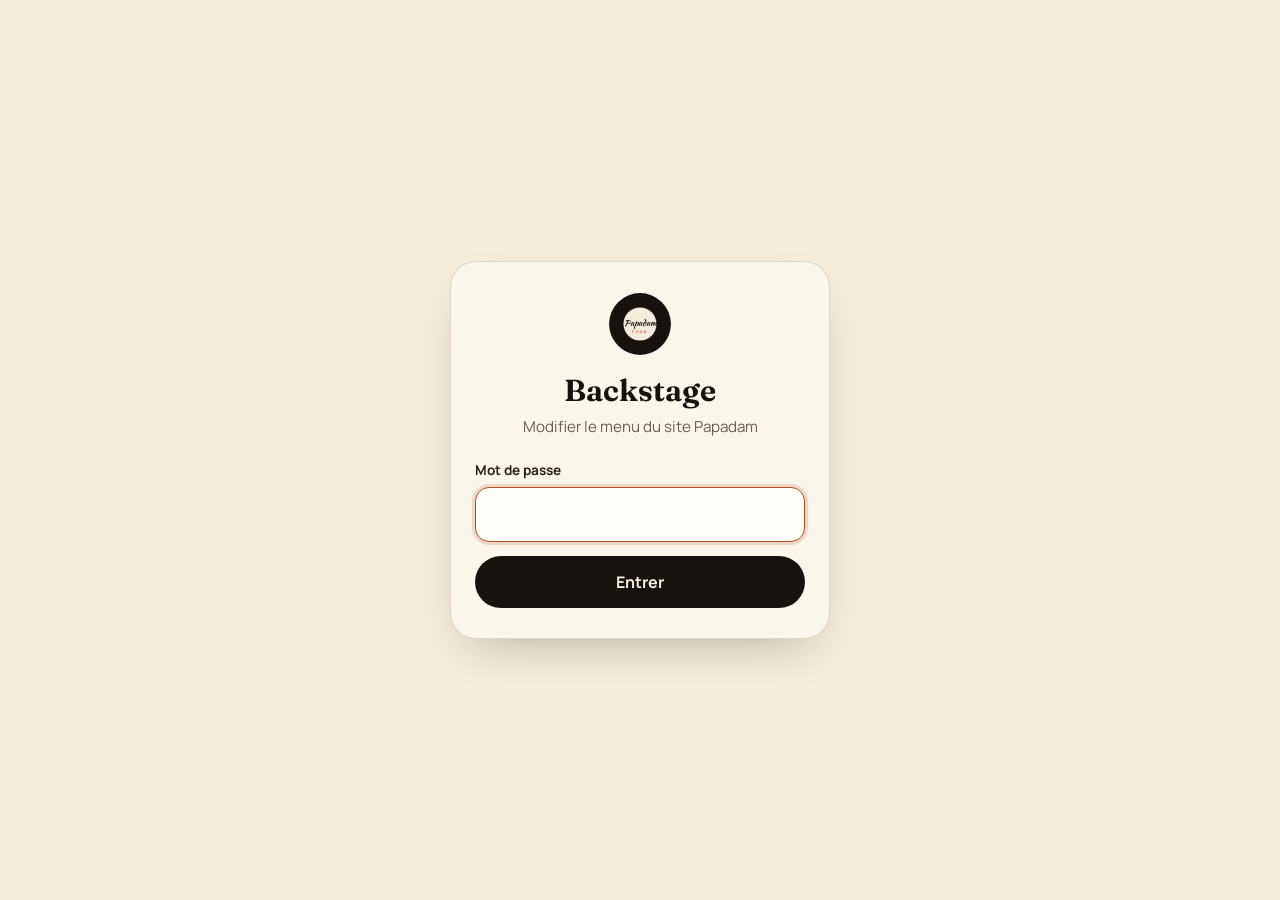
<file: admin/index.html>
<!doctype html>
<html lang="fr">
<head>
  <meta charset="utf-8">
  <meta name="viewport" content="width=device-width, initial-scale=1, viewport-fit=cover">
  <meta name="robots" content="noindex, nofollow">
  <title>Backstage Papadam</title>
  <meta name="theme-color" content="#17120e">
  <link rel="icon" href="/assets/favicon.webp" type="image/webp">
  <link rel="preconnect" href="https://fonts.googleapis.com">
  <link rel="preconnect" href="https://fonts.gstatic.com" crossorigin>
  <link rel="stylesheet" href="https://fonts.googleapis.com/css2?family=Fraunces:ital,opsz,wght@0,9..144,400..800;1,9..144,400..700&family=Manrope:wght@400;500;600;700&family=Kaushan+Script&display=swap">
  <style>
    :root {
      --cream: #f4ecdd; --paper: #fbf6ec; --sand: #e9dcc4; --ink: #17120e; --ink-2: #2b231c;
      --text: #2a221b; --muted: #6b5d50; --spice: #b4501c; --mustard: #efbd3c; --on-dark: #f6efe2;
      --ok: #1f7a46; --danger: #b3261e; --line: rgba(23, 18, 14, .14);
      --f-display: 'Fraunces', Georgia, serif; --f-body: 'Manrope', system-ui, -apple-system, 'Segoe UI', sans-serif;
      --r: 18px;
    }
    *, *::before, *::after { box-sizing: border-box; }
    html { -webkit-text-size-adjust: 100%; }
    body { margin: 0; background: var(--cream); color: var(--text); font: 400 1rem/1.5 var(--f-body); -webkit-font-smoothing: antialiased; }
    button, input, textarea, select { font: inherit; color: inherit; }
    button { cursor: pointer; }
    img { display: block; max-width: 100%; }
    [hidden] { display: none !important; }
    .wrap { width: 100%; max-width: 760px; margin: 0 auto; padding: 0 16px; }

    /* Connexion */
    .login { min-height: 100vh; min-height: 100svh; display: grid; place-items: center; padding: 24px 16px; }
    .login__card { width: 100%; max-width: 380px; background: var(--paper); border: 1px solid var(--line); border-radius: 26px; padding: 30px 24px; text-align: center; box-shadow: 0 20px 50px -24px rgba(23,18,14,.35); }
    .login__seal { width: 64px; height: 64px; margin: 0 auto 12px; }
    .login h1 { margin: 0; font: 650 1.9rem/1.1 var(--f-display); color: var(--ink); }
    .login p { margin: 8px 0 22px; color: var(--muted); font-size: .95rem; }
    .field-label { display: block; text-align: left; font-weight: 700; font-size: .85rem; margin-bottom: 6px; }
    .input { width: 100%; padding: 14px 16px; border: 1.5px solid var(--line); border-radius: 14px; background: #fffdf8; font-size: 1.05rem; }
    .input:focus { outline: none; border-color: var(--spice); box-shadow: 0 0 0 3px rgba(180,80,28,.18); }
    .btn { display: inline-flex; align-items: center; justify-content: center; gap: 8px; min-height: 52px; padding: 0 22px; border-radius: 999px; border: 0; font-weight: 700; font-size: 1rem; text-decoration: none; }
    .btn--ink { background: var(--ink); color: var(--on-dark); }
    .btn--ink:hover { background: var(--spice); }
    .btn--save { background: var(--ok); color: #fff; min-width: 170px; }
    .btn--save:disabled { background: #b9ad9b; cursor: default; }
    .btn--line { background: transparent; border: 1.5px solid var(--ink); color: var(--ink); }
    .btn--block { width: 100%; margin-top: 14px; }
    .error { margin: 12px 0 0; color: var(--danger); font-weight: 600; font-size: .92rem; }

    /* Choix du restaurant */
    .sites { display: grid; gap: 12px; margin-top: 4px; }
    .site-btn { display: flex; align-items: center; gap: 14px; width: 100%; padding: 18px; border-radius: 18px; border: 2px solid var(--line); background: #fffdf8; text-align: left; color: var(--ink); }
    .site-btn:hover, .site-btn:focus-visible { border-color: var(--spice); outline: none; }
    .site-btn b { display: block; font: 650 1.45rem/1.1 var(--f-display); }
    .site-btn small { display: block; margin-top: 3px; color: var(--muted); font-size: .85rem; }
    .site-btn i { margin-left: auto; font-style: normal; font-size: 1.4rem; color: var(--spice); }
    .site-btn__pin { flex: none; display: grid; place-items: center; width: 46px; height: 46px; border-radius: 50%; background: var(--ink); color: var(--on-dark); font-size: 1.3rem; }
    .site-btn.is-last { border-color: var(--mustard); }
    .top__switch { display: inline-block; margin-top: 6px; padding: 0; border: 0; background: none; font: 700 .78rem/1 var(--f-body); color: var(--spice); text-decoration: underline; text-underline-offset: 3px; }

    /* Barre du haut */
    .top { position: sticky; top: 0; z-index: 20; background: rgba(244,236,221,.94); backdrop-filter: blur(10px); -webkit-backdrop-filter: blur(10px); border-bottom: 1px solid var(--line); }
    .top__row { display: flex; align-items: center; gap: 12px; padding: 12px 0 10px; }
    .top__title { margin: 0 auto 0 0; font: 650 1.35rem/1 var(--f-display); color: var(--ink); }
    .top__title small { display: block; margin-top: 4px; font: 600 .75rem/1 var(--f-body); color: var(--muted); }
    .link { white-space: nowrap; color: var(--ink); font-weight: 700; font-size: .88rem; text-decoration: underline; text-underline-offset: 3px; background: none; border: 0; padding: 6px 2px; }
    .chips { display: flex; gap: 8px; overflow-x: auto; padding: 2px 0 12px; scrollbar-width: none; }
    .chips::-webkit-scrollbar { display: none; }
    .chip { flex: none; padding: 10px 16px; border-radius: 999px; border: 1.5px solid var(--line); background: var(--paper); font-weight: 700; font-size: .92rem; white-space: nowrap; }
    .chip[aria-pressed="true"] { background: var(--ink); color: var(--on-dark); border-color: var(--ink); }
    .chip--add { border-style: dashed; color: var(--spice); }

    /* Catégorie */
    main.editor { padding: 18px 0 130px; }
    .cat-head { display: grid; gap: 10px; margin-bottom: 16px; padding: 16px; background: var(--paper); border: 1px solid var(--line); border-radius: var(--r); }
    .cat-head__row { display: flex; gap: 10px; align-items: center; }
    .cat-head__name { flex: 1; font: 650 1.3rem/1.2 var(--f-display); padding: 10px 12px; }
    .cat-head details summary { cursor: pointer; font-weight: 700; font-size: .88rem; color: var(--muted); }
    .cat-head textarea { margin-top: 8px; }
    .cat-tools { display: flex; flex-wrap: wrap; gap: 8px; margin-top: 10px; }
    .hint { margin: 0 0 14px; color: var(--muted); font-size: .9rem; }

    /* Article */
    .items { display: grid; gap: 12px; list-style: none; margin: 0; padding: 0; }
    .item { background: #fffdf8; border: 1.5px solid var(--line); border-radius: var(--r); padding: 14px; display: grid; gap: 12px; }
    .item.is-changed { border-color: var(--mustard); box-shadow: 0 0 0 3px rgba(239,189,60,.25); }
    .item__main { display: grid; grid-template-columns: 84px 1fr; gap: 12px; align-items: start; }
    .photo { position: relative; width: 84px; height: 84px; border-radius: 14px; overflow: hidden; background: var(--sand); border: 0; padding: 0; }
    .photo img { width: 100%; height: 100%; object-fit: cover; }
    .photo span { position: absolute; inset: auto 0 0; padding: 4px 0; background: rgba(23,18,14,.72); color: #fff; font-size: .68rem; font-weight: 700; text-align: center; }
    .photo__empty { display: grid; place-items: center; width: 100%; height: 100%; color: var(--muted); font-size: 1.8rem; }
    .item__fields { display: grid; gap: 8px; min-width: 0; }
    .item__name { font-weight: 700; padding: 10px 12px; font-size: 1rem; }
    .price { display: flex; align-items: center; gap: 8px; }
    .price .input { width: 120px; padding: 10px 12px; font-weight: 700; font-size: 1.1rem; }
    .price b { color: var(--muted); }
    textarea.input { resize: vertical; min-height: 64px; font-size: .95rem; padding: 10px 12px; }
    .item__opts { display: flex; flex-wrap: wrap; gap: 8px; align-items: center; }
    .toggle { display: inline-flex; align-items: center; gap: 6px; padding: 8px 12px; border-radius: 999px; border: 1.5px solid var(--line); background: var(--paper); font-weight: 700; font-size: .85rem; }
    .toggle[aria-pressed="true"] { background: var(--mustard); border-color: var(--mustard); color: var(--ink); }
    .badge-input { width: 150px; padding: 8px 12px; font-size: .88rem; border-radius: 999px; }
    .item__actions { display: flex; flex-wrap: wrap; gap: 6px; border-top: 1px dashed var(--line); padding-top: 10px; }
    .mini { padding: 8px 12px; border-radius: 10px; border: 1.5px solid var(--line); background: var(--paper); font-weight: 700; font-size: .82rem; }
    .mini--danger { color: var(--danger); border-color: rgba(179,38,30,.35); margin-left: auto; }
    .mini:disabled { opacity: .35; cursor: default; }
    .add { width: 100%; margin-top: 12px; padding: 18px; border-radius: var(--r); border: 2px dashed var(--spice); background: transparent; color: var(--spice); font-weight: 700; font-size: 1rem; }

    /* Barre d'enregistrement */
    .savebar { position: fixed; left: 0; right: 0; bottom: 0; z-index: 30; background: var(--ink); color: var(--on-dark); padding: 12px 0 calc(12px + env(safe-area-inset-bottom)); box-shadow: 0 -10px 30px -12px rgba(0,0,0,.4); }
    .savebar__row { display: flex; align-items: center; gap: 12px; }
    .savebar__status { flex: 1; font-weight: 600; font-size: .92rem; line-height: 1.3; }
    .savebar__status small { display: block; opacity: .7; font-weight: 500; }

    .toast { position: fixed; left: 50%; top: 16px; z-index: 50; transform: translate(-50%, calc(-100% - 40px)); visibility: hidden; max-width: calc(100% - 32px); padding: 14px 18px; border-radius: 14px; background: var(--ok); color: #fff; font-weight: 700; box-shadow: 0 16px 40px -16px rgba(0,0,0,.45); transition: transform .4s cubic-bezier(.2,.7,.2,1), visibility 0s .4s; }
    .toast.is-error { background: var(--danger); }
    .toast.is-on { transform: translate(-50%, 0); visibility: visible; transition: transform .4s cubic-bezier(.2,.7,.2,1); }
    .loading { padding: 60px 0; text-align: center; color: var(--muted); }
    @media (max-width: 420px) {
      .item__main { grid-template-columns: 72px 1fr; }
      .photo { width: 72px; height: 72px; }
      .btn--save { min-width: 0; padding: 0 18px; }
    }
  </style>
</head>
<body>
  <!-- ============ CONNEXION ============ -->
  <section class="login" data-login hidden>
    <form class="login__card" data-login-form>
      <svg class="login__seal" viewBox="0 0 120 120" aria-hidden="true">
        <circle cx="60" cy="60" r="58" fill="#17120e"/>
        <circle cx="60" cy="60" r="31" fill="#f4ecdd"/>
        <text x="60" y="64" text-anchor="middle" font-family="'Kaushan Script', cursive" font-size="17" fill="#17120e">Papadam</text>
        <text x="60" y="76" text-anchor="middle" font-family="Manrope, sans-serif" font-weight="700" font-size="6.4" letter-spacing="2.4" fill="#b8541f">FOOD</text>
      </svg>
      <h1>Backstage</h1>
      <p>Modifier le menu du site Papadam</p>
      <label class="field-label" for="pw">Mot de passe</label>
      <input class="input" id="pw" type="password" autocomplete="current-password" required data-pw>
      <button class="btn btn--ink btn--block" type="submit" data-login-btn>Entrer</button>
      <p class="error" data-login-error hidden></p>
    </form>
  </section>

  <!-- ============ CHOIX DU RESTAURANT ============ -->
  <section class="login" data-pick hidden>
    <div class="login__card">
      <h1>Quel restaurant ?</h1>
      <p>Chaque restaurant a son propre menu et ses propres prix.</p>
      <div class="sites">
        <button class="site-btn" type="button" data-site="sahloul"><span class="site-btn__pin">📍</span><span><b>Sahloul</b><small>Modifier le menu de Sahloul</small></span><i>→</i></button>
        <button class="site-btn" type="button" data-site="khezama"><span class="site-btn__pin">📍</span><span><b>Khezama</b><small>Modifier le menu de Khezama</small></span><i>→</i></button>
      </div>
      <button class="link" type="button" style="margin-top:18px" data-logout>Quitter</button>
    </div>
  </section>

  <!-- ============ ÉDITEUR ============ -->
  <div data-app hidden>
    <header class="top">
      <div class="wrap">
        <div class="top__row">
          <div class="top__title"><h1 style="font:inherit;margin:0" data-site-title>Menu</h1><button class="top__switch" type="button" data-switch>⇄ Changer de restaurant</button></div>
          <a class="link" href="/" target="_blank" rel="noopener" data-view>Voir le site</a>
          <button class="link" type="button" data-logout>Quitter</button>
        </div>
        <nav class="chips" aria-label="Catégories" data-chips></nav>
      </div>
    </header>

    <main class="editor wrap" data-editor>
      <p class="loading">Chargement du menu…</p>
    </main>

    <div class="savebar">
      <div class="wrap savebar__row">
        <p class="savebar__status" data-status>Aucune modification</p>
        <button class="btn btn--save" type="button" data-save disabled>Enregistrer</button>
      </div>
    </div>
  </div>

  <input type="file" accept="image/*" hidden data-file>
  <div class="toast" role="status" aria-live="polite" data-toast></div>

  <script>
  (() => {
    'use strict';
    if (window.top !== window.self) { document.body.innerHTML = ''; window.top.location = window.self.location.href; return; }
    const $ = (s, c = document) => c.querySelector(s);
    const API = ['papadam.vercel.app', 'localhost', '127.0.0.1'].includes(location.hostname) ? '/api/save' : 'https://papadam.vercel.app/api/save';
    const SESSION_KEY = 'papadam-admin-session'; // connexion temporaire (12 h), jamais le mot de passe
    const SITE_KEY = 'papadam-admin-site';
    const SITES = { sahloul: 'Sahloul', khezama: 'Khezama' };
    const BADGES = ['Populaire', 'Signature', 'Nouveau', 'Épicé', 'Promo'];

    const store = {
      get(k) { try { return localStorage.getItem(k); } catch (e) { return null; } },
      set(k, v) { try { localStorage.setItem(k, v); } catch (e) {} },
      del(k) { try { localStorage.removeItem(k); } catch (e) {} },
    };
    const esc = (s) => String(s ?? '').replace(/[&<>"']/g, (c) => ({ '&': '&amp;', '<': '&lt;', '>': '&gt;', '"': '&quot;', "'": '&#39;' }[c]));
    const slug = (s) => String(s || '').normalize('NFKD').replace(/[̀-ͯ]/g, '').toLowerCase().replace(/[^a-z0-9]+/g, '-').replace(/^-+|-+$/g, '').slice(0, 40);
    const fmtPrice = (n) => (Number.isFinite(n) ? n.toFixed(3).replace('.', ',') : '');
    const parsePrice = (s) => {
      const v = parseFloat(String(s).replace(/\s|dt/gi, '').replace(',', '.'));
      return Number.isFinite(v) ? Math.round(v * 1000) / 1000 : NaN;
    };
    const uid = () => Math.random().toString(36).slice(2, 7);

    store.del('papadam-admin-pw'); // ancienne version : le mot de passe était gardé en clair, on l'efface
    store.del('papadam-admin-name');
    let session = null;
    try { session = JSON.parse(store.get(SESSION_KEY) || 'null'); } catch (e) {}
    if (!session || !session.token || !(session.exp > Date.now())) { session = null; store.del(SESSION_KEY); }
    let menu = null;          // menu en cours d'édition
    let saved = '';           // dernière version enregistrée (texte), pour détecter les changements
    let savedItems = new Map(); // id -> texte de l'article enregistré, pour surligner ce qui a changé
    let current = null;       // id de la catégorie affichée
    let site = null;          // resto en cours de modification : 'sahloul' ou 'khezama'
    let photos = new Map();   // chemin -> { data (base64), url (aperçu) } en attente d'envoi
    let photoTarget = null;   // article qui reçoit la photo choisie

    /* ---------- Messages ---------- */
    let toastTimer;
    function toast(msg, error = false) {
      const t = $('[data-toast]');
      t.textContent = msg;
      t.classList.toggle('is-error', error);
      t.classList.add('is-on');
      clearTimeout(toastTimer);
      toastTimer = setTimeout(() => t.classList.remove('is-on'), error ? 6000 : 4000);
    }

    async function api(body) {
      const res = await fetch(API, { method: 'POST', headers: { 'Content-Type': 'application/json' }, body: JSON.stringify({ token: session && session.token, ...body }) });
      let data = {};
      try { data = await res.json(); } catch (e) {}
      if (!res.ok) { const err = new Error(data.error || `Erreur ${res.status}`); err.status = res.status; throw err; }
      return data;
    }

    /* ---------- Connexion ---------- */
    function showLogin(message) {
      $('[data-app]').hidden = true;
      $('[data-pick]').hidden = true;
      $('[data-login]').hidden = false;
      const err = $('[data-login-error]');
      err.hidden = !message;
      err.textContent = message || '';
      $('[data-pw]').value = '';
      setTimeout(() => $('[data-pw]').focus(), 50);
    }
    $('[data-login-form]').addEventListener('submit', async (e) => {
      e.preventDefault();
      const btn = $('[data-login-btn]');
      btn.disabled = true; btn.textContent = 'Vérification…';
      try {
        const res = await api({ action: 'login', password: $('[data-pw]').value });
        $('[data-pw]').value = '';
        session = { token: res.token, exp: res.exp };
        store.set(SESSION_KEY, JSON.stringify(session));
        if (menu) {
          // Reconnexion en cours d'édition : on garde les modifications
          $('[data-login]').hidden = true;
          $('[data-app]').hidden = false;
        } else {
          showPick();
        }
      } catch (err) {
        showLogin(err.message);
      } finally {
        btn.disabled = false; btn.textContent = 'Entrer';
      }
    });
    document.querySelectorAll('[data-logout]').forEach((b) => b.addEventListener('click', () => {
      if (isDirty() && !confirm('Des modifications ne sont pas enregistrées. Quitter quand même ?')) return;
      store.del(SESSION_KEY); session = null; saved = JSON.stringify(menu); location.reload();
    }));

    /* ---------- Choix du restaurant ---------- */
    function showPick() {
      $('[data-login]').hidden = true;
      $('[data-app]').hidden = true;
      $('[data-pick]').hidden = false;
      const last = store.get(SITE_KEY);
      document.querySelectorAll('[data-site]').forEach((b) => b.classList.toggle('is-last', b.dataset.site === last));
    }
    document.querySelectorAll('[data-site]').forEach((b) => b.addEventListener('click', () => {
      site = b.dataset.site;
      store.set(SITE_KEY, site);
      start();
    }));
    $('[data-switch]').addEventListener('click', () => {
      if (isDirty() && !confirm('Des modifications ne sont pas enregistrées. Changer de restaurant quand même ?')) return;
      photos.forEach((p) => URL.revokeObjectURL(p.url));
      photos = new Map(); menu = null; saved = ''; site = null;
      $('[data-editor]').innerHTML = '<p class="loading">Chargement du menu…</p>';
      $('[data-chips]').innerHTML = '';
      showPick();
      scrollTo(0, 0);
    });

    /* ---------- Données ---------- */
    async function loadMenu() {
      const get = (file) => fetch(`/data/${file}?t=${Date.now()}`, { cache: 'no-store' });
      let res = await get(`menu-${site}.json`);
      if (res.status === 404) res = await get('menu.json');
      if (!res.ok) throw new Error('Impossible de charger le menu.');
      return res.json();
    }
    function remember() {
      saved = JSON.stringify(menu);
      savedItems = new Map(menu.categories.flatMap((c) => c.items.map((i) => [i.id, JSON.stringify(i)])));
    }
    const isDirty = () => menu && JSON.stringify(menu) !== saved;
    const cat = () => menu.categories.find((c) => c.id === current);

    async function start() {
      $('[data-login]').hidden = true;
      $('[data-pick]').hidden = true;
      $('[data-app]').hidden = false;
      $('[data-site-title]').textContent = `Menu ${SITES[site]}`;
      $('[data-view]').href = `/${site}/`;
      document.title = `Backstage · ${SITES[site]}`;
      try {
        menu = await loadMenu();
        remember();
        current = menu.categories[0]?.id || null;
        render();
      } catch (e) {
        $('[data-editor]').innerHTML = `<p class="loading">${esc(e.message)} Rechargez la page.</p>`;
      }
    }

    /* ---------- Affichage ---------- */
    function render() {
      renderChips();
      renderCategory();
      updateStatus();
    }

    function renderChips() {
      $('[data-chips]').innerHTML = menu.categories.map((c) =>
        `<button class="chip" type="button" aria-pressed="${c.id === current}" data-cat="${esc(c.id)}">${esc(c.name || 'Sans nom')} (${c.items.length})</button>`
      ).join('') + '<button class="chip chip--add" type="button" data-add-cat>+ Catégorie</button>';
    }

    function photoHtml(item) {
      const src = item.img && (photos.get(item.img.src.slice(1))?.url || item.img.src);
      return `<button class="photo" type="button" data-act="photo" aria-label="Changer la photo de ${esc(item.name)}">
        ${src ? `<img src="${esc(src)}" alt="">` : '<span class="photo__empty">📷</span>'}<span>${src ? 'Changer' : 'Ajouter'}</span></button>`;
    }

    function itemHtml(item, i, n, drinks) {
      const changed = savedItems.get(item.id) !== JSON.stringify(item);
      return `<li class="item${changed ? ' is-changed' : ''}" data-id="${esc(item.id)}">
        <div class="item__main">
          ${photoHtml(item)}
          <div class="item__fields">
            <input class="input item__name" value="${esc(item.name)}" placeholder="Nom de l'article" aria-label="Nom" data-f="name">
            <label class="price"><input class="input" inputmode="decimal" value="${esc(fmtPrice(item.price))}" placeholder="0,000" aria-label="Prix en dinars" data-f="price"><b>DT</b></label>
          </div>
        </div>
        <textarea class="input" rows="2" placeholder="Description (facultatif)" aria-label="Description" data-f="desc">${esc(item.desc)}</textarea>
        <div class="item__opts">
          ${drinks ? '' : `<button class="toggle" type="button" aria-pressed="${!!item.featured}" data-act="featured">★ Spécialité</button>`}
          <input class="input badge-input" list="badges" value="${esc(item.badge || '')}" placeholder="Étiquette (ex. Nouveau)" aria-label="Étiquette" data-f="badge">
        </div>
        <div class="item__actions">
          <button class="mini" type="button" data-act="up" ${i === 0 ? 'disabled' : ''} aria-label="Monter">↑ Monter</button>
          <button class="mini" type="button" data-act="down" ${i === n - 1 ? 'disabled' : ''} aria-label="Descendre">↓ Descendre</button>
          ${item.img ? '<button class="mini" type="button" data-act="nophoto">Retirer la photo</button>' : ''}
          <button class="mini mini--danger" type="button" data-act="delete">Supprimer</button>
        </div>
      </li>`;
    }

    function renderCategory() {
      const c = cat();
      const ed = $('[data-editor]');
      if (!c) { ed.innerHTML = '<p class="loading">Aucune catégorie. Ajoutez-en une avec « + Catégorie ».</p>'; return; }
      const idx = menu.categories.indexOf(c);
      ed.innerHTML = `
        <section class="cat-head">
          <div class="cat-head__row">
            <input class="input cat-head__name" value="${esc(c.name)}" aria-label="Nom de la catégorie" data-cf="name">
          </div>
          <details>
            <summary>Texte d'introduction et options de la catégorie</summary>
            <textarea class="input" rows="2" aria-label="Introduction" data-cf="intro">${esc(c.intro)}</textarea>
            <div class="cat-tools">
              <button class="mini" type="button" data-cact="left" ${idx === 0 ? 'disabled' : ''}>← Avant</button>
              <button class="mini" type="button" data-cact="right" ${idx === menu.categories.length - 1 ? 'disabled' : ''}>Après →</button>
              <button class="mini" type="button" data-cact="drinks">${c.drinks ? 'Catégorie boissons ✓' : 'Catégorie normale'}</button>
              <button class="mini mini--danger" type="button" data-cact="delete">Supprimer la catégorie</button>
            </div>
          </details>
        </section>
        <p class="hint">Touchez un champ pour le modifier, puis appuyez sur <strong>Enregistrer</strong> en bas.</p>
        <ul class="items">${c.items.map((it, i) => itemHtml(it, i, c.items.length, c.drinks)).join('')}</ul>
        <button class="add" type="button" data-add-item>+ Ajouter un article dans « ${esc(c.name)} »</button>
        <datalist id="badges">${BADGES.map((b) => `<option value="${b}">`).join('')}</datalist>`;
    }

    function markItem(li) {
      const item = cat().items.find((i) => i.id === li.dataset.id);
      li.classList.toggle('is-changed', savedItems.get(item.id) !== JSON.stringify(item));
    }

    function updateStatus() {
      const dirty = isDirty();
      let n = 0;
      if (dirty) {
        const now = new Map(menu.categories.flatMap((c) => c.items.map((i) => [i.id, JSON.stringify(i)])));
        now.forEach((v, k) => { if (savedItems.get(k) !== v) n++; });
        savedItems.forEach((v, k) => { if (!now.has(k)) n++; });
      }
      $('[data-status]').innerHTML = dirty
        ? `${n ? `${n} article${n > 1 ? 's' : ''} modifié${n > 1 ? 's' : ''}` : 'Modifications'} à enregistrer<small>Rien n'est en ligne tant que vous n'enregistrez pas</small>`
        : 'Aucune modification<small>Le site affiche ce menu</small>';
      $('[data-save]').disabled = !dirty;
    }

    /* ---------- Saisie ---------- */
    $('[data-chips]').addEventListener('click', (e) => {
      const chip = e.target.closest('[data-cat]');
      if (chip) { current = chip.dataset.cat; render(); scrollTo({ top: 0, behavior: 'smooth' }); return; }
      if (e.target.closest('[data-add-cat]')) {
        const name = prompt('Nom de la nouvelle catégorie ?');
        if (!name || !name.trim()) return;
        let id = slug(name) || `categorie-${uid()}`;
        while (menu.categories.some((c) => c.id === id)) id = `${slug(name)}-${uid()}`;
        menu.categories.push({ id, name: name.trim(), intro: '', items: [] });
        current = id;
        render();
      }
    });

    $('[data-editor]').addEventListener('input', (e) => {
      const c = cat();
      const cf = e.target.dataset.cf;
      if (cf) { c[cf] = e.target.value; if (cf === 'name') renderChips(); updateStatus(); return; }
      const f = e.target.dataset.f;
      const li = e.target.closest('[data-id]');
      if (!f || !li) return;
      const item = c.items.find((i) => i.id === li.dataset.id);
      if (f === 'price') {
        const v = parsePrice(e.target.value);
        e.target.setCustomValidity(Number.isFinite(v) ? '' : 'Prix invalide');
        if (Number.isFinite(v)) item.price = v;
      } else if (f === 'badge') {
        if (e.target.value.trim()) item.badge = e.target.value; else delete item.badge;
      } else {
        item[f] = e.target.value;
      }
      markItem(li);
      updateStatus();
    });
    // Remet le prix au bon format en sortant du champ
    $('[data-editor]').addEventListener('focusout', (e) => {
      if (e.target.dataset.f !== 'price') return;
      const li = e.target.closest('[data-id]');
      const item = cat().items.find((i) => i.id === li.dataset.id);
      e.target.value = fmtPrice(item.price);
      e.target.setCustomValidity('');
    });

    $('[data-editor]').addEventListener('click', (e) => {
      const c = cat();
      const cbtn = e.target.closest('[data-cact]');
      if (cbtn) {
        const i = menu.categories.indexOf(c);
        const a = cbtn.dataset.cact;
        if (a === 'left' && i > 0) [menu.categories[i - 1], menu.categories[i]] = [menu.categories[i], menu.categories[i - 1]];
        if (a === 'right' && i < menu.categories.length - 1) [menu.categories[i + 1], menu.categories[i]] = [menu.categories[i], menu.categories[i + 1]];
        if (a === 'drinks') { if (c.drinks) delete c.drinks; else c.drinks = true; }
        if (a === 'delete') {
          if (!confirm(`Supprimer la catégorie « ${c.name} » et ses ${c.items.length} article(s) ?`)) return;
          menu.categories.splice(i, 1);
          current = menu.categories[Math.max(0, i - 1)]?.id || null;
        }
        render();
        if (a !== 'delete') $('.cat-head details').open = true;
        return;
      }
      if (e.target.closest('[data-add-item]')) {
        const item = { id: `article-${uid()}`, name: '', price: 0, desc: '' };
        c.items.push(item);
        renderCategory(); updateStatus();
        const li = $(`[data-id="${item.id}"]`);
        li.scrollIntoView({ behavior: 'smooth', block: 'center' });
        $('[data-f="name"]', li).focus({ preventScroll: true });
        return;
      }
      const btn = e.target.closest('[data-act]');
      const li = e.target.closest('[data-id]');
      if (!btn || !li) return;
      const i = c.items.findIndex((x) => x.id === li.dataset.id);
      const item = c.items[i];
      const act = btn.dataset.act;
      if (act === 'up' && i > 0) [c.items[i - 1], c.items[i]] = [c.items[i], c.items[i - 1]];
      else if (act === 'down' && i < c.items.length - 1) [c.items[i + 1], c.items[i]] = [c.items[i], c.items[i + 1]];
      else if (act === 'featured') { if (item.featured) delete item.featured; else item.featured = true; }
      else if (act === 'nophoto') { if (!confirm('Retirer la photo de cet article ?')) return; delete item.img; }
      else if (act === 'delete') {
        if (!confirm(`Supprimer « ${item.name || 'cet article'} » du menu ?`)) return;
        c.items.splice(i, 1);
      } else if (act === 'photo') {
        photoTarget = item.id;
        $('[data-file]').value = '';
        $('[data-file]').click();
        return;
      }
      renderCategory(); renderChips(); updateStatus();
      const again = $(`[data-id="${item.id}"]`);
      if (again && (act === 'up' || act === 'down')) again.scrollIntoView({ behavior: 'smooth', block: 'center' });
    });

    /* ---------- Photos : redimensionnées sur l'appareil avant l'envoi ---------- */
    async function compress(file) {
      const bitmap = await createImageBitmap(file).catch(() => null);
      let source = bitmap, w, h;
      if (bitmap) { w = bitmap.width; h = bitmap.height; }
      else {
        source = await new Promise((ok, ko) => { const im = new Image(); im.onload = () => ok(im); im.onerror = ko; im.src = URL.createObjectURL(file); });
        w = source.naturalWidth; h = source.naturalHeight;
      }
      const scale = Math.min(1, 1200 / Math.max(w, h));
      const cw = Math.round(w * scale), ch = Math.round(h * scale);
      const canvas = document.createElement('canvas');
      canvas.width = cw; canvas.height = ch;
      canvas.getContext('2d').drawImage(source, 0, 0, cw, ch);
      const toBlob = (type, q) => new Promise((ok) => canvas.toBlob(ok, type, q));
      let blob = await toBlob('image/webp', 0.82);
      let ext = 'webp';
      if (!blob || blob.type !== 'image/webp') { blob = await toBlob('image/jpeg', 0.82); ext = 'jpg'; }
      for (let q = 0.7; blob.size > 1_000_000 && q > 0.3; q -= 0.15) blob = await toBlob(ext === 'webp' ? 'image/webp' : 'image/jpeg', q);
      const data = await new Promise((ok) => { const r = new FileReader(); r.onload = () => ok(String(r.result).split(',')[1]); r.readAsDataURL(blob); });
      return { data, ext, w: cw, h: ch, url: URL.createObjectURL(blob) };
    }

    $('[data-file]').addEventListener('change', async (e) => {
      const file = e.target.files[0];
      const c = cat();
      const item = c && c.items.find((i) => i.id === photoTarget);
      if (!file || !item) return;
      toast('Préparation de la photo…');
      try {
        const img = await compress(file);
        const path = `media/${slug(item.name) || 'article'}-${Date.now().toString(36)}.${img.ext}`;
        photos.set(path, { data: img.data, url: img.url });
        item.img = { src: `/${path}`, w: img.w, h: img.h };
        renderCategory(); updateStatus();
        toast('Photo ajoutée. Pensez à enregistrer.');
      } catch (err) {
        toast('Impossible de lire cette photo. Essayez une autre image.', true);
      }
    });

    /* ---------- Enregistrement ---------- */
    function validate() {
      for (const c of menu.categories) {
        if (!c.name.trim()) return { cat: c.id, msg: 'Une catégorie n’a pas de nom.' };
        for (const i of c.items) {
          if (!i.name.trim()) return { cat: c.id, item: i.id, msg: `Un article de « ${c.name} » n’a pas de nom.` };
          if (!Number.isFinite(i.price) || i.price <= 0) return { cat: c.id, item: i.id, msg: `Le prix de « ${i.name} » est manquant.` };
        }
      }
      return null;
    }

    $('[data-save]').addEventListener('click', async () => {
      const problem = validate();
      if (problem) {
        current = problem.cat; render();
        const li = problem.item && $(`[data-id="${problem.item}"]`);
        if (li) { li.scrollIntoView({ behavior: 'smooth', block: 'center' }); li.classList.add('is-changed'); }
        toast(problem.msg, true);
        return;
      }
      const btn = $('[data-save]');
      btn.disabled = true; btn.textContent = 'Enregistrement…';
      const used = new Set(menu.categories.flatMap((c) => c.items.map((i) => i.img && i.img.src.slice(1))));
      const images = [...photos].filter(([p]) => used.has(p)).map(([path, p]) => ({ path, data: p.data }));
      try {
        const res = await api({ site, baseVersion: menu.version, menu: { categories: menu.categories }, images });
        menu = res.menu;
        photos.forEach((p, path) => { if (!used.has(path)) URL.revokeObjectURL(p.url); });
        // On garde les aperçus locaux des nouvelles photos le temps que le site se mette à jour
        photos = new Map([...photos].filter(([p]) => used.has(p)));
        remember(); render();
        const partial = (res.results || []).filter((r) => !r.ok);
        toast(partial.length
          ? 'Enregistré, mais un des deux sites n’a pas pu être mis à jour. Prévenez le responsable.'
          : `Enregistré ✓ Le menu de ${SITES[site]} sera à jour dans environ 1 minute.`, partial.length > 0);
      } catch (err) {
        if (err.status === 401) { store.del(SESSION_KEY); session = null; showLogin('Connexion expirée. Reconnectez-vous (vos modifications sont gardées).'); }
        else toast(err.message || 'Enregistrement impossible. Vérifiez la connexion internet.', true);
      } finally {
        btn.textContent = 'Enregistrer';
        updateStatus();
      }
    });

    addEventListener('beforeunload', (e) => { if (isDirty()) { e.preventDefault(); e.returnValue = ''; } });

    /* ---------- Démarrage ---------- */
    if (session) showPick(); else showLogin();
  })();
  </script>
</body>
</html>
</file>
